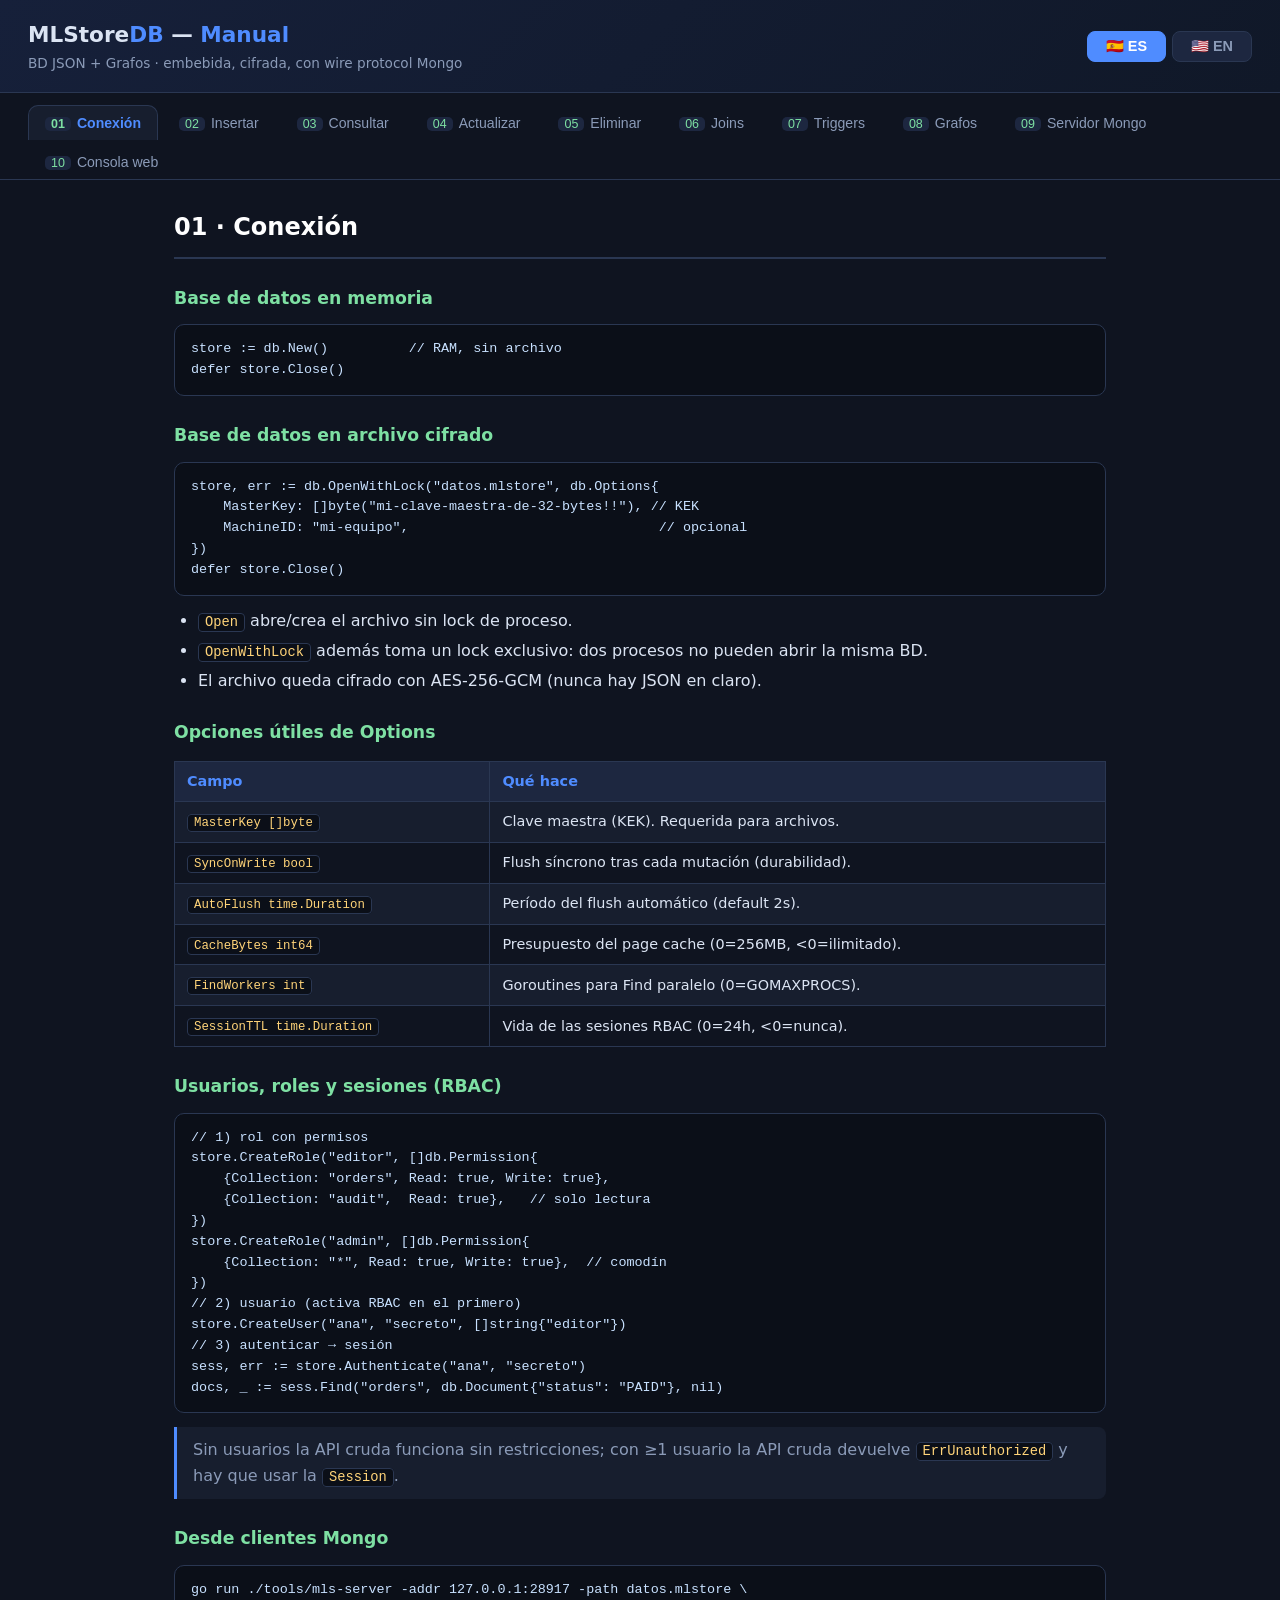
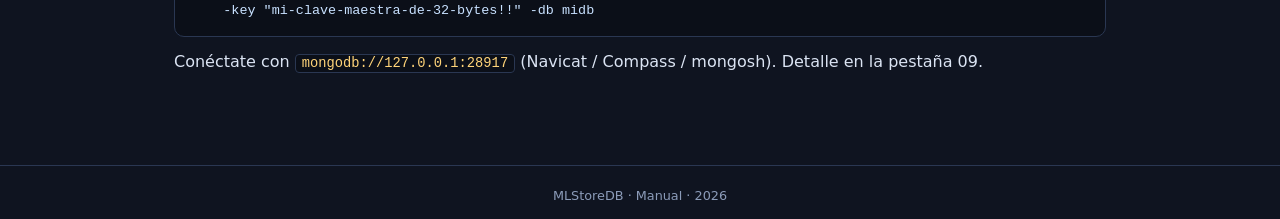
<file: doc/manual/manual.html>
<!DOCTYPE html>
<html lang="es">
<head>
<meta charset="UTF-8">
<meta name="viewport" content="width=device-width, initial-scale=1.0">
<title>MLStoreDB — Manual</title>
<style>
:root {
  --bg: #0f1420;
  --panel: #171e2e;
  --panel2: #1d2740;
  --text: #dbe4f3;
  --muted: #8b9bb8;
  --accent: #4f8cff;
  --accent2: #7ee0a3;
  --border: #2a3752;
  --code-bg: #0b0f18;
}
* { box-sizing: border-box; margin: 0; padding: 0; }
body {
  font-family: "Segoe UI", system-ui, -apple-system, sans-serif;
  background: var(--bg);
  color: var(--text);
  line-height: 1.6;
}
header {
  background: linear-gradient(135deg, #16203a, #101828);
  border-bottom: 1px solid var(--border);
  padding: 18px 28px;
  display: flex;
  align-items: center;
  justify-content: space-between;
  flex-wrap: wrap;
  gap: 12px;
}
header h1 { font-size: 1.35rem; font-weight: 600; }
header h1 span { color: var(--accent); }
header .subtitle { color: var(--muted); font-size: 0.85rem; }
.lang-switch { display: flex; gap: 6px; }
.lang-switch button {
  background: var(--panel2);
  color: var(--muted);
  border: 1px solid var(--border);
  border-radius: 8px;
  padding: 6px 18px;
  font-size: 0.9rem;
  font-weight: 600;
  cursor: pointer;
  transition: all 0.15s;
}
.lang-switch button.active {
  background: var(--accent);
  color: #fff;
  border-color: var(--accent);
}
nav.tabs {
  display: flex;
  flex-wrap: wrap;
  gap: 4px;
  padding: 12px 28px 0 28px;
  background: var(--bg);
  position: sticky;
  top: 0;
  z-index: 10;
  border-bottom: 1px solid var(--border);
}
nav.tabs button {
  background: transparent;
  color: var(--muted);
  border: 1px solid transparent;
  border-bottom: none;
  border-radius: 10px 10px 0 0;
  padding: 9px 16px;
  font-size: 0.88rem;
  cursor: pointer;
  transition: all 0.15s;
  white-space: nowrap;
}
nav.tabs button:hover { color: var(--text); background: var(--panel); }
nav.tabs button.active {
  background: var(--panel);
  color: var(--accent);
  border-color: var(--border);
  font-weight: 600;
}
nav.tabs button .num {
  display: inline-block;
  background: var(--panel2);
  border-radius: 5px;
  padding: 0 6px;
  margin-right: 6px;
  font-size: 0.78rem;
  color: var(--accent2);
}
main { max-width: 980px; margin: 0 auto; padding: 28px 24px 80px 24px; }
.content { display: none; animation: fadeIn 0.2s ease; }
.content.visible { display: block; }
@keyframes fadeIn { from { opacity: 0; transform: translateY(6px); } to { opacity: 1; transform: none; } }
h2 {
  font-size: 1.5rem;
  margin-bottom: 18px;
  padding-bottom: 10px;
  border-bottom: 2px solid var(--border);
  color: #fff;
}
h3 {
  font-size: 1.08rem;
  margin: 26px 0 10px 0;
  color: var(--accent2);
}
p { margin: 10px 0; color: var(--text); }
ul, ol { margin: 10px 0 10px 24px; }
li { margin: 4px 0; }
code {
  background: var(--code-bg);
  border: 1px solid var(--border);
  border-radius: 4px;
  padding: 1px 6px;
  font-family: "Cascadia Code", Consolas, monospace;
  font-size: 0.86em;
  color: #ffd479;
}
pre {
  background: var(--code-bg);
  border: 1px solid var(--border);
  border-radius: 10px;
  padding: 14px 16px;
  overflow-x: auto;
  margin: 12px 0;
}
pre code {
  background: none;
  border: none;
  padding: 0;
  color: #c8e1ff;
  font-size: 0.84rem;
  line-height: 1.55;
}
table { border-collapse: collapse; width: 100%; margin: 14px 0; font-size: 0.9rem; }
th, td { border: 1px solid var(--border); padding: 8px 12px; text-align: left; }
th { background: var(--panel2); color: var(--accent); font-weight: 600; }
tr:nth-child(even) td { background: var(--panel); }
blockquote {
  border-left: 3px solid var(--accent);
  background: var(--panel);
  padding: 10px 16px;
  border-radius: 0 8px 8px 0;
  margin: 14px 0;
  color: var(--muted);
}
.note { color: var(--accent2); font-weight: 600; }
footer {
  text-align: center;
  color: var(--muted);
  font-size: 0.8rem;
  padding: 20px;
  border-top: 1px solid var(--border);
}
@media (max-width: 640px) {
  nav.tabs { padding: 8px 10px 0 10px; }
  main { padding: 18px 12px 60px 12px; }
}
</style>
</head>
<body>

<header>
  <div>
    <h1>MLStore<span>DB</span> — <span id="hdr-title">Manual</span></h1>
    <div class="subtitle" id="hdr-sub">BD JSON + Grafos · embebida, cifrada, con wire protocol Mongo</div>
  </div>
  <div class="lang-switch">
    <button id="btn-es" onclick="setLang('es')">🇪🇸 ES</button>
    <button id="btn-en" onclick="setLang('en')">🇺🇸 EN</button>
  </div>
</header>

<nav class="tabs" id="tabs"></nav>

<main>

<!-- ============ ES 01 ============ -->
<section class="content lang-es" data-topic="01">
<h2>01 · Conexión</h2>
<h3>Base de datos en memoria</h3>
<pre><code>store := db.New()          // RAM, sin archivo
defer store.Close()</code></pre>
<h3>Base de datos en archivo cifrado</h3>
<pre><code>store, err := db.OpenWithLock("datos.mlstore", db.Options{
    MasterKey: []byte("mi-clave-maestra-de-32-bytes!!"), // KEK
    MachineID: "mi-equipo",                               // opcional
})
defer store.Close()</code></pre>
<ul>
<li><code>Open</code> abre/crea el archivo sin lock de proceso.</li>
<li><code>OpenWithLock</code> además toma un lock exclusivo: dos procesos no pueden abrir la misma BD.</li>
<li>El archivo queda cifrado con AES-256-GCM (nunca hay JSON en claro).</li>
</ul>
<h3>Opciones útiles de Options</h3>
<table>
<tr><th>Campo</th><th>Qué hace</th></tr>
<tr><td><code>MasterKey []byte</code></td><td>Clave maestra (KEK). Requerida para archivos.</td></tr>
<tr><td><code>SyncOnWrite bool</code></td><td>Flush síncrono tras cada mutación (durabilidad).</td></tr>
<tr><td><code>AutoFlush time.Duration</code></td><td>Período del flush automático (default 2s).</td></tr>
<tr><td><code>CacheBytes int64</code></td><td>Presupuesto del page cache (0=256MB, &lt;0=ilimitado).</td></tr>
<tr><td><code>FindWorkers int</code></td><td>Goroutines para Find paralelo (0=GOMAXPROCS).</td></tr>
<tr><td><code>SessionTTL time.Duration</code></td><td>Vida de las sesiones RBAC (0=24h, &lt;0=nunca).</td></tr>
</table>
<h3>Usuarios, roles y sesiones (RBAC)</h3>
<pre><code>// 1) rol con permisos
store.CreateRole("editor", []db.Permission{
    {Collection: "orders", Read: true, Write: true},
    {Collection: "audit",  Read: true},   // solo lectura
})
store.CreateRole("admin", []db.Permission{
    {Collection: "*", Read: true, Write: true},  // comodín
})
// 2) usuario (activa RBAC en el primero)
store.CreateUser("ana", "secreto", []string{"editor"})
// 3) autenticar → sesión
sess, err := store.Authenticate("ana", "secreto")
docs, _ := sess.Find("orders", db.Document{"status": "PAID"}, nil)</code></pre>
<blockquote>Sin usuarios la API cruda funciona sin restricciones; con ≥1 usuario la API cruda devuelve <code>ErrUnauthorized</code> y hay que usar la <code>Session</code>.</blockquote>
<h3>Desde clientes Mongo</h3>
<pre><code>go run ./tools/mls-server -addr 127.0.0.1:28917 -path datos.mlstore \
    -key "mi-clave-maestra-de-32-bytes!!" -db midb</code></pre>
<p>Conéctate con <code>mongodb://127.0.0.1:28917</code> (Navicat / Compass / mongosh). Detalle en la pestaña 09.</p>
</section>

<!-- ============ EN 01 ============ -->
<section class="content lang-en" data-topic="01">
<h2>01 · Connection</h2>
<h3>In-memory database</h3>
<pre><code>store := db.New()          // RAM, no file
defer store.Close()</code></pre>
<h3>Encrypted file database</h3>
<pre><code>store, err := db.OpenWithLock("data.mlstore", db.Options{
    MasterKey: []byte("my-32-bytes-long-master-key!!"), // KEK
    MachineID: "my-machine",                            // optional
})
defer store.Close()</code></pre>
<ul>
<li><code>Open</code> opens/creates the file without a process lock.</li>
<li><code>OpenWithLock</code> also takes an exclusive lock: two processes cannot open the same DB.</li>
<li>The file is AES-256-GCM encrypted (no plaintext JSON ever hits disk).</li>
</ul>
<h3>Useful Options fields</h3>
<table>
<tr><th>Field</th><th>What it does</th></tr>
<tr><td><code>MasterKey []byte</code></td><td>Master key (KEK). Required for files.</td></tr>
<tr><td><code>SyncOnWrite bool</code></td><td>Synchronous flush after every mutation (durability).</td></tr>
<tr><td><code>AutoFlush time.Duration</code></td><td>Auto-flush ticker period (default 2s).</td></tr>
<tr><td><code>CacheBytes int64</code></td><td>Page cache budget (0=256MB, &lt;0=unlimited).</td></tr>
<tr><td><code>FindWorkers int</code></td><td>Goroutines for parallel Find (0=GOMAXPROCS).</td></tr>
<tr><td><code>SessionTTL time.Duration</code></td><td>RBAC session lifetime (0=24h, &lt;0=never).</td></tr>
</table>
<h3>Users, roles and sessions (RBAC)</h3>
<pre><code>// 1) role with permissions
store.CreateRole("editor", []db.Permission{
    {Collection: "orders", Read: true, Write: true},
    {Collection: "audit",  Read: true},   // read-only
})
store.CreateRole("admin", []db.Permission{
    {Collection: "*", Read: true, Write: true},  // wildcard
})
// 2) user (RBAC activates with the first one)
store.CreateUser("ana", "secret", []string{"editor"})
// 3) authenticate → session
sess, err := store.Authenticate("ana", "secret")
docs, _ := sess.Find("orders", db.Document{"status": "PAID"}, nil)</code></pre>
<blockquote>With no users the raw API works unrestricted; with ≥1 user the raw API returns <code>ErrUnauthorized</code> and you must use the <code>Session</code>.</blockquote>
<h3>From Mongo clients</h3>
<pre><code>go run ./tools/mls-server -addr 127.0.0.1:28917 -path data.mlstore \
    -key "my-32-bytes-long-master-key!!" -db mydb</code></pre>
<p>Connect with <code>mongodb://127.0.0.1:28917</code> (Navicat / Compass / mongosh). Details in tab 09.</p>
</section>

<!-- ============ ES 02 ============ -->
<section class="content lang-es" data-topic="02">
<h2>02 · Insertar</h2>
<h3>Insert básico</h3>
<pre><code>err := store.Insert("clientes", db.Document{
    "_id":   "c1",
    "nombre": "Ana",
    "ciudad": "Lima",
})</code></pre>
<ul>
<li>La colección se crea sola la primera vez que insertas.</li>
<li><code>_id</code> <span class="note">debe ser string</span>. Si lo omites, se genera un ULID automático.</li>
</ul>
<h3>Documentos anidados y arrays</h3>
<pre><code>store.Insert("orders", db.Document{
    "_id": "o100", "total": 250.0, "buyer_id": "c1",
    "items": []any{
        db.Document{"sku": "A1", "qty": 2, "precio": 100.0},
        db.Document{"sku": "B2", "qty": 1, "precio": 50.0},
    },
    "shipping": db.Document{
        "mode": "air",
        "addr": db.Document{"city": "Lima", "zip": "15001"},
    },
})</code></pre>
<h3>Upsert (crear o reemplazar por _id)</h3>
<pre><code>store.Upsert("clientes", "c1", db.Document{
    "_id": "c1", "nombre": "Ana", "nivel": "gold",
})</code></pre>
<h3>Índice unique + duplicados</h3>
<pre><code>store.EnsureIndex("clientes", []string{"email"}, true) // unique
err := store.Insert("clientes", db.Document{"_id": "c2", "email": "ana@x.com"})
// err == db.ErrDuplicate si ya existe</code></pre>
<h3>Desde mongosh / Navicat</h3>
<pre><code>db.clientes.insertOne({ _id: "c1", nombre: "Ana", ciudad: "Lima" })
db.orders.insertMany([
  { _id: "o1", total: 100, buyer_id: "c1" },
  { _id: "o2", total: 250, buyer_id: "c1" }
])</code></pre>
<blockquote>Por el wire, un <code>_id</code> ObjectId o numérico se normaliza a string (hex del ObjectId).</blockquote>
<h3>Límites</h3>
<ul>
<li>Tamaño máximo por documento: <span class="note">1 MB</span> (<code>db.ErrTooLarge</code>).</li>
<li>Colecciones de sistema (<code>_users</code>, <code>_roles</code>, <code>_triggers</code>) rechazan inserts directos.</li>
</ul>
</section>

<!-- ============ EN 02 ============ -->
<section class="content lang-en" data-topic="02">
<h2>02 · Insert</h2>
<h3>Basic insert</h3>
<pre><code>err := store.Insert("customers", db.Document{
    "_id":    "c1",
    "nombre": "Ana",
    "city":   "Lima",
})</code></pre>
<ul>
<li>The collection is created automatically on first insert.</li>
<li><code>_id</code> <span class="note">must be a string</span>. If omitted, an automatic ULID is generated.</li>
</ul>
<h3>Nested documents and arrays</h3>
<pre><code>store.Insert("orders", db.Document{
    "_id": "o100", "total": 250.0, "buyer_id": "c1",
    "items": []any{
        db.Document{"sku": "A1", "qty": 2, "price": 100.0},
        db.Document{"sku": "B2", "qty": 1, "price": 50.0},
    },
    "shipping": db.Document{
        "mode": "air",
        "addr": db.Document{"city": "Lima", "zip": "15001"},
    },
})</code></pre>
<h3>Upsert (create or replace by _id)</h3>
<pre><code>store.Upsert("customers", "c1", db.Document{
    "_id": "c1", "nombre": "Ana", "level": "gold",
})</code></pre>
<h3>Unique index + duplicates</h3>
<pre><code>store.EnsureIndex("customers", []string{"email"}, true) // unique
err := store.Insert("customers", db.Document{"_id": "c2", "email": "ana@x.com"})
// err == db.ErrDuplicate when it already exists</code></pre>
<h3>From mongosh / Navicat</h3>
<pre><code>db.customers.insertOne({ _id: "c1", nombre: "Ana", city: "Lima" })
db.orders.insertMany([
  { _id: "o1", total: 100, buyer_id: "c1" },
  { _id: "o2", total: 250, buyer_id: "c1" }
])</code></pre>
<blockquote>Through the wire, an ObjectId or numeric <code>_id</code> is normalized to a string (ObjectId hex).</blockquote>
<h3>Limits</h3>
<ul>
<li>Max document size: <span class="note">1 MB</span> (<code>db.ErrTooLarge</code>).</li>
<li>System collections (<code>_users</code>, <code>_roles</code>, <code>_triggers</code>) reject direct inserts.</li>
</ul>
</section>

<!-- ============ ES 03 ============ -->
<section class="content lang-es" data-topic="03">
<h2>03 · Consultar (SELECT)</h2>
<h3>Por _id</h3>
<pre><code>doc, err := store.Get("clientes", "c1")   // ErrNotFound si no existe</code></pre>
<h3>Find con filtro</h3>
<pre><code>docs, err := store.Find("orders",
    db.Document{"status": "PAID"},   // igualdad
    nil,
)</code></pre>
<h3>Operadores de comparación</h3>
<pre><code>db.Document{"total": db.Document{"$gte": 100}}   // &gt;= 100
db.Document{"total": db.Document{"$gt": 100}}    // &gt;  100
db.Document{"total": db.Document{"$lt": 500}}    // &lt;  500
db.Document{"total": db.Document{"$lte": 500}}   // &lt;= 500
db.Document{"total": db.Document{"$ne": 0}}      // != 0 (missing → true)
db.Document{"st": db.Document{"$in": []any{"A", "C"}}}
db.Document{"st": db.Document{"$nin": []any{"X"}}}</code></pre>
<h3>Regex, existencia y lógicos</h3>
<pre><code>db.Document{"tag": db.Document{"$regex": "^a", "$options": "i"}} // i=insensible
db.Document{"campo": db.Document{"$exists": true}}
db.Document{"campo": nil}                    // null o ausente

db.Document{"$and": []any{
    db.Document{"status": "PAID"},
    db.Document{"total": db.Document{"$gte": 100}},
}}
db.Document{"$or":  []any{ ... }}
db.Document{"$nor": []any{ ... }}
db.Document{"$not": db.Document{"status": "PAID"}}</code></pre>
<h3>Campos anidados (paths punteados)</h3>
<pre><code>db.Document{"shipping.mode": "air"}
db.Document{"payload.shipping.mode": db.Document{"$ne": "sea"}}</code></pre>
<h3>Sort, Limit, Skip, Projection</h3>
<pre><code>docs, err := store.Find("orders",
    db.Document{"total": db.Document{"$gte": 100}},
    &amp;db.FindOptions{
        Sort:       map[string]int{"total": -1},  // 1 asc, -1 desc
        Limit:      10,
        Skip:       20,                           // paginación
        Projection: []string{"total", "buyer_id"}, // _id siempre incluido
    },
)</code></pre>
<h3>Count e índices</h3>
<pre><code>n, _ := store.Count("orders", db.Document{"status": "PAID"})

store.EnsureIndex("orders", []string{"status"}, false)         // simple
store.EnsureIndex("orders", []string{"buyer_id", "status"}, false) // compuesto
store.EnsureIndex("orders", []string{"order_id"}, true)        // unique</code></pre>
<p>Los filtros de igualdad/<code>$in</code>/rango usan el índice automáticamente si cubre el campo.</p>
<h3>Desde mongosh / Navicat</h3>
<pre><code>db.orders.find({ total: { $gte: 100 } }).sort({ total: -1 }).limit(10).skip(20)
db.orders.find({ status: "PAID" }, { total: 1, buyer_id: 1 })
db.orders.countDocuments({ status: "PAID" })
db.orders.findOne({ _id: "o100" })</code></pre>
<blockquote>Soportados: <code>$eq $ne $gt $gte $lt $lte $in $nin $regex $options $exists $and $or $not $nor</code>. No soportados: <code>$elemMatch $size $type $mod $all $where $expr</code>.</blockquote>
</section>

<!-- ============ EN 03 ============ -->
<section class="content lang-en" data-topic="03">
<h2>03 · Select</h2>
<h3>By _id</h3>
<pre><code>doc, err := store.Get("customers", "c1")   // ErrNotFound when missing</code></pre>
<h3>Find with a filter</h3>
<pre><code>docs, err := store.Find("orders",
    db.Document{"status": "PAID"},   // equality
    nil,
)</code></pre>
<h3>Comparison operators</h3>
<pre><code>db.Document{"total": db.Document{"$gte": 100}}   // &gt;= 100
db.Document{"total": db.Document{"$gt": 100}}    // &gt;  100
db.Document{"total": db.Document{"$lt": 500}}    // &lt;  500
db.Document{"total": db.Document{"$lte": 500}}   // &lt;= 500
db.Document{"total": db.Document{"$ne": 0}}      // != 0 (missing → true)
db.Document{"st": db.Document{"$in": []any{"A", "C"}}}
db.Document{"st": db.Document{"$nin": []any{"X"}}}</code></pre>
<h3>Regex, existence and logical</h3>
<pre><code>db.Document{"tag": db.Document{"$regex": "^a", "$options": "i"}} // case-insensitive
db.Document{"field": db.Document{"$exists": true}}
db.Document{"field": nil}                    // null or missing

db.Document{"$and": []any{
    db.Document{"status": "PAID"},
    db.Document{"total": db.Document{"$gte": 100}},
}}
db.Document{"$or":  []any{ ... }}
db.Document{"$nor": []any{ ... }}
db.Document{"$not": db.Document{"status": "PAID"}}</code></pre>
<h3>Nested fields (dotted paths)</h3>
<pre><code>db.Document{"shipping.mode": "air"}
db.Document{"payload.shipping.mode": db.Document{"$ne": "sea"}}</code></pre>
<h3>Sort, Limit, Skip, Projection</h3>
<pre><code>docs, err := store.Find("orders",
    db.Document{"total": db.Document{"$gte": 100}},
    &amp;db.FindOptions{
        Sort:       map[string]int{"total": -1},  // 1 asc, -1 desc
        Limit:      10,
        Skip:       20,                           // pagination
        Projection: []string{"total", "buyer_id"}, // _id always included
    },
)</code></pre>
<h3>Count and indexes</h3>
<pre><code>n, _ := store.Count("orders", db.Document{"status": "PAID"})

store.EnsureIndex("orders", []string{"status"}, false)         // simple
store.EnsureIndex("orders", []string{"buyer_id", "status"}, false) // compound
store.EnsureIndex("orders", []string{"order_id"}, true)        // unique</code></pre>
<p>Equality/<code>$in</code>/range filters automatically use an index when one covers the field.</p>
<h3>From mongosh / Navicat</h3>
<pre><code>db.orders.find({ total: { $gte: 100 } }).sort({ total: -1 }).limit(10).skip(20)
db.orders.find({ status: "PAID" }, { total: 1, buyer_id: 1 })
db.orders.countDocuments({ status: "PAID" })
db.orders.findOne({ _id: "o100" })</code></pre>
<blockquote>Supported: <code>$eq $ne $gt $gte $lt $lte $in $nin $regex $options $exists $and $or $not $nor</code>. Not supported: <code>$elemMatch $size $type $mod $all $where $expr</code>.</blockquote>
</section>

<!-- ============ ES 04 ============ -->
<section class="content lang-es" data-topic="04">
<h2>04 · Actualizar (UPDATE)</h2>
<h3>Update con patch (merge shallow)</h3>
<pre><code>err := store.Update("clientes", "c1", db.Document{
    "nivel": "gold",   // se añade/actualiza; el resto queda intacto
})</code></pre>
<p><span class="note">Copy-on-write</span>: si la validación falla (tamaño, índice unique), el documento vivo no queda a medias.</p>
<h3>UpdateFields: patch + borrar campos</h3>
<pre><code>err := store.UpdateFields("clientes", "c1",
    db.Document{"nivel": "gold"}, // set
    []string{"temp", "cache"},    // unset (borrar)
)</code></pre>
<h3>Actualizar campos anidados</h3>
<pre><code>doc, _ := store.Get("orders", "o100")
ship := doc["shipping"].(db.Document)
ship["mode"] = "sea"
store.Update("orders", "o100", db.Document{"shipping": ship})</code></pre>
<h3>Desde mongosh / Navicat (operadores del wire)</h3>
<pre><code>db.clientes.updateOne(
  { _id: "c1" },
  { $set: { nivel: "gold", "perfil.vip": true } }   // paths punteados OK
)
db.clientes.updateOne({ _id: "c1" }, { $unset: { temp: "" } })
db.orders.updateMany({ status: "PAID" }, { $inc: { intentos: 1 } })
db.orders.updateOne({ _id: "o100" }, { $push: { items: { sku: "C3", qty: 1 } } })
db.orders.updateOne({ _id: "o100" }, { $pull: { items: { sku: "B2" } } })

// reemplazo completo (conserva _id)
db.clientes.replaceOne({ _id: "c1" }, { nombre: "Ana", nivel: "gold" })

// upsert: inserta si no hay match
db.counters.updateOne({ coll: "orders" }, { $inc: { n: 1 } }, { upsert: true })

// devuelve el documento modificado
db.orders.findAndModify({
  query: { _id: "o100" },
  update: { $set: { locked: true } },
  new: true
})</code></pre>
<blockquote>Operadores del wire: <code>$set $unset $inc $mul $min $max $rename $push $addToSet $pop $pull $pullAll $currentDate $setOnInsert</code> + reemplazo. Pipelines de update: no soportados.</blockquote>
</section>

<!-- ============ EN 04 ============ -->
<section class="content lang-en" data-topic="04">
<h2>04 · Update</h2>
<h3>Update with a patch (shallow merge)</h3>
<pre><code>err := store.Update("customers", "c1", db.Document{
    "level": "gold",   // added/updated; the rest stays intact
})</code></pre>
<p><span class="note">Copy-on-write</span>: if validation fails (size, unique index), the live document is never left half-patched.</p>
<h3>UpdateFields: patch + remove fields</h3>
<pre><code>err := store.UpdateFields("customers", "c1",
    db.Document{"level": "gold"}, // set
    []string{"temp", "cache"},    // unset (remove)
)</code></pre>
<h3>Updating nested fields</h3>
<pre><code>doc, _ := store.Get("orders", "o100")
ship := doc["shipping"].(db.Document)
ship["mode"] = "sea"
store.Update("orders", "o100", db.Document{"shipping": ship})</code></pre>
<h3>From mongosh / Navicat (wire operators)</h3>
<pre><code>db.customers.updateOne(
  { _id: "c1" },
  { $set: { level: "gold", "profile.vip": true } }   // dotted paths OK
)
db.customers.updateOne({ _id: "c1" }, { $unset: { temp: "" } })
db.orders.updateMany({ status: "PAID" }, { $inc: { attempts: 1 } })
db.orders.updateOne({ _id: "o100" }, { $push: { items: { sku: "C3", qty: 1 } } })
db.orders.updateOne({ _id: "o100" }, { $pull: { items: { sku: "B2" } } })

// full replacement (keeps _id)
db.customers.replaceOne({ _id: "c1" }, { nombre: "Ana", level: "gold" })

// upsert: insert when no match
db.counters.updateOne({ coll: "orders" }, { $inc: { n: 1 } }, { upsert: true })

// returns the modified document
db.orders.findAndModify({
  query: { _id: "o100" },
  update: { $set: { locked: true } },
  new: true
})</code></pre>
<blockquote>Wire operators: <code>$set $unset $inc $mul $min $max $rename $push $addToSet $pop $pull $pullAll $currentDate $setOnInsert</code> + replacement. Update pipelines: not supported.</blockquote>
</section>

<!-- ============ ES 05 ============ -->
<section class="content lang-es" data-topic="05">
<h2>05 · Eliminar (DELETE)</h2>
<h3>Por _id</h3>
<pre><code>err := store.Delete("clientes", "c1")   // ErrNotFound si no existe</code></pre>
<h3>Por filtro (find + delete)</h3>
<pre><code>docs, _ := store.Find("orders", db.Document{"status": "CANCELLED"}, nil)
for _, d := range docs {
    _ = store.Delete("orders", d["_id"].(string))
}</code></pre>
<h3>Eliminar campo (no el documento)</h3>
<pre><code>store.UpdateFields("orders", "o100", nil, []string{"temp"})</code></pre>
<h3>Eliminar colección completa</h3>
<pre><code>store.DropCollection("orders")   // borra docs + índices</code></pre>
<p>Cada documento pasa por el path de delete normal (registros DEL, hooks, caché) y el scan del archivo está protegido para que la colección no resucite al reabrir.</p>
<h3>Desde mongosh / Navicat</h3>
<pre><code>db.clientes.deleteOne({ _id: "c1" })
db.orders.deleteMany({ status: "CANCELLED" })   // todos los matches
db.orders.drop()</code></pre>
<blockquote>Los hooks <code>before_delete</code> / <code>after_delete</code> (y triggers sobre ellos) se disparan en cada borrado, igual que desde Go.</blockquote>
</section>

<!-- ============ EN 05 ============ -->
<section class="content lang-en" data-topic="05">
<h2>05 · Delete</h2>
<h3>By _id</h3>
<pre><code>err := store.Delete("customers", "c1")   // ErrNotFound when missing</code></pre>
<h3>By filter (find + delete)</h3>
<pre><code>docs, _ := store.Find("orders", db.Document{"status": "CANCELLED"}, nil)
for _, d := range docs {
    _ = store.Delete("orders", d["_id"].(string))
}</code></pre>
<h3>Delete a field (not the document)</h3>
<pre><code>store.UpdateFields("orders", "o100", nil, []string{"temp"})</code></pre>
<h3>Drop an entire collection</h3>
<pre><code>store.DropCollection("orders")   // removes docs + indexes</code></pre>
<p>Every document goes through the normal delete path (DEL records, hooks, cache) and the file scan is protected so the collection cannot resurrect on reopen.</p>
<h3>From mongosh / Navicat</h3>
<pre><code>db.customers.deleteOne({ _id: "c1" })
db.orders.deleteMany({ status: "CANCELLED" })   // all matches
db.orders.drop()</code></pre>
<blockquote><code>before_delete</code> / <code>after_delete</code> hooks (and triggers on them) fire on every delete, exactly like from Go.</blockquote>
</section>

<!-- ============ ES 06 ============ -->
<section class="content lang-es" data-topic="06">
<h2>06 · Joins: combinar colecciones y armar JSON anidado</h2>
<p>No hay <code>JOIN</code> de SQL, pero hay <span class="note">cuatro patrones</span> para relacionar colecciones.</p>
<pre><code>// datos de ejemplo
store.Insert("customers", db.Document{"_id": "c1", "nombre": "Ana", "city": "Lima"})
store.Insert("customers", db.Document{"_id": "c2", "nombre": "Bo",  "city": "Bogotá"})
store.Insert("orders", db.Document{"_id": "o1", "total": 100, "buyer_id": "c1"})
store.Insert("orders", db.Document{"_id": "o2", "total": 250, "buyer_id": "c1"})
store.Insert("orders", db.Document{"_id": "o3", "total":  80, "buyer_id": "c2"})</code></pre>
<h3>Patrón A — Embeber un documento (1 a 1)</h3>
<pre><code>order, _ := store.Get("orders", "o1")
cust, _  := store.Get("customers", order["buyer_id"].(string))
order["customer"] = cust   // ← JSON anidado

// order = { _id: "o1", total: 100, buyer_id: "c1",
//           customer: { _id: "c1", "nombre": "Ana", city: "Lima" } }</code></pre>
<h3>Patrón B — Batch con $in (N documentos, 2 queries)</h3>
<p>El patrón clásico para listados: 1 find de orders + 1 find de customers, sin N+1:</p>
<pre><code>orders, _ := store.Find("orders", nil, nil)

idSet := map[string]bool{}          // 1) ids únicos de buyers
var ids []any
for _, o := range orders {
    id := o["buyer_id"].(string)
    if !idSet[id] { idSet[id] = true; ids = append(ids, id) }
}
customers, _ := store.Find("customers",   // 2) todos de golpe
    db.Document{"_id": db.Document{"$in": ids}}, nil)
byID := map[string]db.Document{}
for _, c := range customers { byID[c["_id"].(string)] = c }

for _, o := range orders {             // 3) anidar
    o["customer"] = byID[o["buyer_id"].(string)]
}</code></pre>
<h3>Patrón C — $lookup con aggregate (wire / mongosh / Compass)</h3>
<pre><code>db.orders.aggregate([
  { $match: { total: { $gte: 100 } } },
  { $lookup: {
      from:         "customers",
      localField:   "buyer_id",
      foreignField: "_id",
      as:           "customer"
  }},
  { $unwind: "$customer" },
  { $sort: { total: -1 } }
])</code></pre>
<p>Resultado: un doc por order con el customer anidado:</p>
<pre><code>{ "_id": "o2", "total": 250, "buyer_id": "c1",
  "customer": { "_id": "c1", "nombre": "Ana", "city": "Lima" } }</code></pre>
<h3>Patrón D — Relación como grafo (edges)</h3>
<pre><code>store.AddEdge("compro", "c1", "o1", db.Document{"canal": "web"})
store.AddEdge("compro", "c1", "o2", db.Document{"canal": "app"})

orderIDs, _ := store.Neighbors("compro", "c1", db.Outgoing) // orders de Ana

// las aristas son documentos consultables:
store.Find("edges.compro", db.Document{"canal": "web"}, nil)</code></pre>
<h3>¿Qué patrón usar?</h3>
<table>
<tr><th>Necesitas</th><th>Patrón</th></tr>
<tr><td>Un doc + su padre (detalle)</td><td><b>A</b> (Get + Get)</td></tr>
<tr><td>Listado con padre embebido</td><td><b>B</b> ($in batch)</td></tr>
<tr><td>Consulta desde el cliente GUI</td><td><b>C</b> ($lookup aggregate)</td></tr>
<tr><td>Relación con propiedades / recorridos</td><td><b>D</b> (edges/grafo)</td></tr>
</table>
</section>

<!-- ============ EN 06 ============ -->
<section class="content lang-en" data-topic="06">
<h2>06 · Joins: combining collections into nested JSON</h2>
<p>There is no SQL <code>JOIN</code>, but there are <span class="note">four patterns</span> to relate collections.</p>
<pre><code>// sample data
store.Insert("customers", db.Document{"_id": "c1", "nombre": "Ana", "city": "Lima"})
store.Insert("customers", db.Document{"_id": "c2", "nombre": "Bo",  "city": "Bogotá"})
store.Insert("orders", db.Document{"_id": "o1", "total": 100, "buyer_id": "c1"})
store.Insert("orders", db.Document{"_id": "o2", "total": 250, "buyer_id": "c1"})
store.Insert("orders", db.Document{"_id": "o3", "total":  80, "buyer_id": "c2"})</code></pre>
<h3>Pattern A — Embed one document (1-to-1)</h3>
<pre><code>order, _ := store.Get("orders", "o1")
cust, _  := store.Get("customers", order["buyer_id"].(string))
order["customer"] = cust   // ← nested JSON

// order = { _id: "o1", total: 100, buyer_id: "c1",
//           customer: { _id": "c1", "nombre": "Ana", city: "Lima" } }</code></pre>
<h3>Pattern B — Batch with $in (N documents, 2 queries)</h3>
<p>The classic pattern for listings: 1 find on orders + 1 find on customers, no N+1:</p>
<pre><code>orders, _ := store.Find("orders", nil, nil)

idSet := map[string]bool{}          // 1) unique buyer ids
var ids []any
for _, o := range orders {
    id := o["buyer_id"].(string)
    if !idSet[id] { idSet[id] = true; ids = append(ids, id) }
}
customers, _ := store.Find("customers",   // 2) all at once
    db.Document{"_id": db.Document{"$in": ids}}, nil)
byID := map[string]db.Document{}
for _, c := range customers { byID[c["_id"].(string)] = c }

for _, o := range orders {             // 3) nest
    o["customer"] = byID[o["buyer_id"].(string)]
}</code></pre>
<h3>Pattern C — $lookup with aggregate (wire / mongosh / Compass)</h3>
<pre><code>db.orders.aggregate([
  { $match: { total: { $gte: 100 } } },
  { $lookup: {
      from:         "customers",
      localField:   "buyer_id",
      foreignField: "_id",
      as:           "customer"
  }},
  { $unwind: "$customer" },
  { $sort: { total: -1 } }
])</code></pre>
<p>Result: one doc per order with the customer nested:</p>
<pre><code>{ "_id": "o2", "total": 250, "buyer_id": "c1",
  "customer": { "_id": "c1", "nombre": "Ana", "city": "Lima" } }</code></pre>
<h3>Pattern D — Relationship as a graph (edges)</h3>
<pre><code>store.AddEdge("bought", "c1", "o1", db.Document{"channel": "web"})
store.AddEdge("bought", "c1", "o2", db.Document{"channel": "app"})

orderIDs, _ := store.Neighbors("bought", "c1", db.Outgoing) // Ana's orders

// edges are queryable documents:
store.Find("edges.bought", db.Document{"channel": "web"}, nil)</code></pre>
<h3>Which pattern?</h3>
<table>
<tr><th>You need</th><th>Pattern</th></tr>
<tr><td>One doc + its parent (detail view)</td><td><b>A</b> (Get + Get)</td></tr>
<tr><td>Listing with parent embedded</td><td><b>B</b> ($in batch)</td></tr>
<tr><td>Query from a GUI client</td><td><b>C</b> ($lookup aggregate)</td></tr>
<tr><td>Relationship with properties / traversals</td><td><b>D</b> (edges/graph)</td></tr>
</table>
</section>

<!-- ============ ES 07 ============ -->
<section class="content lang-es" data-topic="07">
<h2>07 · Triggers y Hooks</h2>
<p>Dos mecanismos: <b>hooks Go</b> (código en tu proceso) y <b>triggers JSON</b> (reglas persistidas en la BD).</p>
<p>Eventos: <code>before_insert · after_insert · before_update · after_update · before_delete · after_delete · before_upsert · after_upsert</code></p>
<h3>Veto con before_* (la mutación no ocurre)</h3>
<pre><code>store.On("before_insert", "orders", func(h *db.HookContext) error {
    if total, _ := h.Doc["total"].(float64); total &lt; 0 {
        return errors.New("total no puede ser negativo") // = veto
    }
    return nil
})</code></pre>
<h3>Mutar el documento antes de insertar</h3>
<pre><code>store.On("before_insert", "orders", func(h *db.HookContext) error {
    h.Doc["creado_en"] = time.Now().Format(time.RFC3339)
    return nil
})</code></pre>
<h3>Auditoría después de insertar</h3>
<pre><code>store.On("after_insert", "orders", func(h *db.HookContext) error {
    return h.Insert("audit", db.Document{"ref": h.ID, "ev": h.Event})
})</code></pre>
<h3>Asíncrono (cola FIFO, no bloquea)</h3>
<pre><code>store.OnAsync("after_insert", "orders", func(h *db.HookContext) error {
    return h.Update("counters", "orders", db.Document{"last": h.ID})
})
store.WaitAsyncHooks()   // barrera para tests/ops</code></pre>
<h3>HookContext</h3>
<table>
<tr><th>Campo</th><th>Contenido</th></tr>
<tr><td><code>h.Event</code></td><td>"after_insert", …</td></tr>
<tr><td><code>h.Collection</code></td><td>colección afectada</td></tr>
<tr><td><code>h.ID</code></td><td>_id del documento</td></tr>
<tr><td><code>h.Doc</code></td><td>doc nuevo / patch (preview merged en before_update)</td></tr>
<tr><td><code>h.Old</code></td><td>doc previo (update/delete); nil en insert</td></tr>
</table>
<p>Métodos: <code>h.Get / h.Find / h.Count / h.Insert / h.Upsert / h.Update / h.Delete</code> — las mutaciones anidadas <b>deben</b> ir por <code>h.*</code> (frame de profundidad/ciclos).</p>
<h3>Triggers JSON — CreateTrigger</h3>
<pre><code>store.CreateTrigger(db.Trigger{
    ID:         "audit_paid",
    Event:      "after_insert",
    Collection: "orders",
    Filter:     map[string]any{"status": "PAID"},  // solo si matchea
    Actions: []db.TriggerAction{
        {Type: "insert", Collection: "audit",
         Doc: map[string]any{
             "ref":  map[string]any{"$get": "_id"},   // template
             "note": "orden pagada",
         }},
    },
})</code></pre>
<table>
<tr><th>Type</th><th>Qué hace</th><th>Campos</th></tr>
<tr><td><code>set</code></td><td>merge de campos en el doc</td><td>Fields</td></tr>
<tr><td><code>unset</code></td><td>borra campos (solo before_*)</td><td>Names</td></tr>
<tr><td><code>insert</code></td><td>inserta doc en otra colección</td><td>Collection, Doc</td></tr>
<tr><td><code>update</code></td><td>patchea un doc existente</td><td>Collection, ID, Set</td></tr>
<tr><td><code>upsert</code></td><td>crea o reemplaza</td><td>Collection, ID, Set</td></tr>
<tr><td><code>delete</code></td><td>borra un doc</td><td>Collection, ID</td></tr>
</table>
<h3>Templates y más ejemplos</h3>
<pre><code>// {"$get": "_id"}       → del doc del evento
// {"$get": "old.total"} → del doc previo

// marcar antes de guardar
store.CreateTrigger(db.Trigger{
    Event: "before_insert", Collection: "orders",
    Actions: []db.TriggerAction{
        {Type: "set", Fields: map[string]any{"stamped": true}},
    },
})
// contador con upsert
store.CreateTrigger(db.Trigger{
    ID: "cnt_orders", Event: "after_insert", Collection: "orders",
    Actions: []db.TriggerAction{
        {Type: "upsert", Collection: "counters", ID: "orders",
         Set: map[string]any{"last": map[string]any{"$get": "_id"}}},
    },
})

store.ListTriggers()
store.DeleteTrigger("cnt_orders")</code></pre>
<blockquote>Protecciones: profundidad máx 8 (<code>ErrHookDepth</code>), ciclos (<code>ErrHookCycle</code>), cola async acotada (1024). Los triggers se re-registran solos al reabrir la BD.</blockquote>
</section>

<!-- ============ EN 07 ============ -->
<section class="content lang-en" data-topic="07">
<h2>07 · Triggers and Hooks</h2>
<p>Two mechanisms: <b>Go hooks</b> (code in your process) and <b>JSON triggers</b> (rules persisted in the DB).</p>
<p>Events: <code>before_insert · after_insert · before_update · after_update · before_delete · after_delete · before_upsert · after_upsert</code></p>
<h3>Veto with before_* (the mutation never happens)</h3>
<pre><code>store.On("before_insert", "orders", func(h *db.HookContext) error {
    if total, _ := h.Doc["total"].(float64); total &lt; 0 {
        return errors.New("total cannot be negative") // = veto
    }
    return nil
})</code></pre>
<h3>Mutate the document before insert</h3>
<pre><code>store.On("before_insert", "orders", func(h *db.HookContext) error {
    h.Doc["created_at"] = time.Now().Format(time.RFC3339)
    return nil
})</code></pre>
<h3>Audit after insert</h3>
<pre><code>store.On("after_insert", "orders", func(h *db.HookContext) error {
    return h.Insert("audit", db.Document{"ref": h.ID, "ev": h.Event})
})</code></pre>
<h3>Asynchronous (FIFO queue, non-blocking)</h3>
<pre><code>store.OnAsync("after_insert", "orders", func(h *db.HookContext) error {
    return h.Update("counters", "orders", db.Document{"last": h.ID})
})
store.WaitAsyncHooks()   // barrier for tests/ops</code></pre>
<h3>HookContext</h3>
<table>
<tr><th>Field</th><th>Contents</th></tr>
<tr><td><code>h.Event</code></td><td>"after_insert", …</td></tr>
<tr><td><code>h.Collection</code></td><td>affected collection</td></tr>
<tr><td><code>h.ID</code></td><td>document _id</td></tr>
<tr><td><code>h.Doc</code></td><td>new doc / patch (merged preview on before_update)</td></tr>
<tr><td><code>h.Old</code></td><td>previous doc (update/delete); nil on insert</td></tr>
</table>
<p>Methods: <code>h.Get / h.Find / h.Count / h.Insert / h.Upsert / h.Update / h.Delete</code> — nested mutations <b>must</b> go through <code>h.*</code> (depth/cycle frame).</p>
<h3>JSON triggers — CreateTrigger</h3>
<pre><code>store.CreateTrigger(db.Trigger{
    ID:         "audit_paid",
    Event:      "after_insert",
    Collection: "orders",
    Filter:     map[string]any{"status": "PAID"},  // only when it matches
    Actions: []db.TriggerAction{
        {Type: "insert", Collection: "audit",
         Doc: map[string]any{
             "ref":  map[string]any{"$get": "_id"},   // template
             "note": "paid order",
         }},
    },
})</code></pre>
<table>
<tr><th>Type</th><th>What it does</th><th>Fields</th></tr>
<tr><td><code>set</code></td><td>merge fields into the doc</td><td>Fields</td></tr>
<tr><td><code>unset</code></td><td>remove fields (before_* only)</td><td>Names</td></tr>
<tr><td><code>insert</code></td><td>insert a doc into another collection</td><td>Collection, Doc</td></tr>
<tr><td><code>update</code></td><td>patch an existing doc</td><td>Collection, ID, Set</td></tr>
<tr><td><code>upsert</code></td><td>create or replace</td><td>Collection, ID, Set</td></tr>
<tr><td><code>delete</code></td><td>delete a doc</td><td>Collection, ID</td></tr>
</table>
<h3>Templates and more examples</h3>
<pre><code>// {"$get": "_id"}       → from the event doc
// {"$get": "old.total"} → from the previous doc

// stamp before saving
store.CreateTrigger(db.Trigger{
    Event: "before_insert", Collection: "orders",
    Actions: []db.TriggerAction{
        {Type: "set", Fields: map[string]any{"stamped": true}},
    },
})
// counter with upsert
store.CreateTrigger(db.Trigger{
    ID: "cnt_orders", Event: "after_insert", Collection: "orders",
    Actions: []db.TriggerAction{
        {Type: "upsert", Collection: "counters", ID: "orders",
         Set: map[string]any{"last": map[string]any{"$get": "_id"}}},
    },
})

store.ListTriggers()
store.DeleteTrigger("cnt_orders")</code></pre>
<blockquote>Protections: max depth 8 (<code>ErrHookDepth</code>), cycles (<code>ErrHookCycle</code>), bounded async queue (1024). Triggers re-register themselves when the DB reopens.</blockquote>
</section>

<!-- ============ ES 08 ============ -->
<section class="content lang-es" data-topic="08">
<h2>08 · Grafos</h2>
<h3>Crear y borrar aristas</h3>
<pre><code>// AddEdge(tipo, desde, hasta, props) → _id de la arista (ULID)
id, _ := store.AddEdge("knows", "ana", "bob", db.Document{"desde": 2024})
store.AddEdge("knows", "bob", "carla", nil)
store.AddEdge("knows", "ana", "carla", db.Document{"desde": 2020})

store.RemoveEdge("knows", id)   // por _id de arista</code></pre>
<p>Cada arista es un documento en la colección <code>edges.&lt;tipo&gt;</code>, consultable con Find normal:</p>
<pre><code>store.Find("edges.knows", db.Document{"desde": db.Document{"$gte": 2020}}, nil)</code></pre>
<h3>Vecinos</h3>
<pre><code>amigos, _ := store.Neighbors("knows", "ana", db.Outgoing) // ["bob", "carla"]
_, _     = store.Neighbors("knows", "bob",  db.Incoming)  // ["ana"]
todos, _ := store.Neighbors("knows", "ana", db.Both)      // unión dedupe</code></pre>
<h3>Recorrido BFS — Traverse</h3>
<pre><code>nodes, _ := store.Traverse(db.TraverseOptions{
    EdgeType:  "knows",
    Start:     "ana",
    Direction: db.Outgoing,  // default
    MaxDepth:  2,            // default 5, máx 32
    MinDepth:  1,            // excluir el inicio (depth 0)
    Limit:     100,          // default 10000, máx 100000
})
for _, n := range nodes {
    fmt.Println(n.Vertex, "a", n.Depth, "saltos")
}</code></pre>
<h3>Ruta más corta — ShortestPath</h3>
<pre><code>path, _ := store.ShortestPath("knows", "ana", "carla", 4)
// ["ana", "carla"]  (arista directa)

path, _ = store.ShortestPath("knows", "carla", "bob", 4)
// ["carla", "ana", "bob"]  (2 saltos) · nil si no hay ruta</code></pre>
<h3>Grafo + RBAC</h3>
<pre><code>sess, _ := store.Authenticate("ana", "secreto")
sess.AddEdge("knows", "ana", "dave", nil)
sess.Neighbors("knows", "ana", db.Outgoing)
sess.Traverse(db.TraverseOptions{EdgeType: "knows", Start: "ana"})
sess.ShortestPath("knows", "ana", "dave", 3)</code></pre>
<h3>Ejemplo: red de recomendación</h3>
<pre><code>// amigos de amigos (depth exactamente 2)
nodes, _ := store.Traverse(db.TraverseOptions{
    EdgeType: "knows", Start: "ana", MinDepth: 2, MaxDepth: 2,
})
for _, n := range nodes {
    if path, _ := store.ShortestPath("knows", "ana", n.Vertex, 3); path != nil {
        fmt.Printf("sugerencia %s ← %v\n", n.Vertex, path)
    }
}</code></pre>
<blockquote>Múltiples aristas entre el mismo par se deduplican; la caché CSR se invalida sola ante cualquier mutación de <code>edges.*</code>; tipos distintos son grafos independientes.</blockquote>
</section>

<!-- ============ EN 08 ============ -->
<section class="content lang-en" data-topic="08">
<h2>08 · Graphs</h2>
<h3>Creating and removing edges</h3>
<pre><code>// AddEdge(type, from, to, props) → edge _id (ULID)
id, _ := store.AddEdge("knows", "ana", "bob", db.Document{"since": 2024})
store.AddEdge("knows", "bob", "carla", nil)
store.AddEdge("knows", "ana", "carla", db.Document{"since": 2020})

store.RemoveEdge("knows", id)   // by edge _id</code></pre>
<p>Each edge is a document in the <code>edges.&lt;type&gt;</code> collection, queryable with plain Find:</p>
<pre><code>store.Find("edges.knows", db.Document{"since": db.Document{"$gte": 2020}}, nil)</code></pre>
<h3>Neighbors</h3>
<pre><code>friends, _ := store.Neighbors("knows", "ana", db.Outgoing) // ["bob", "carla"]
_, _      = store.Neighbors("knows", "bob",  db.Incoming)  // ["ana"]
all, _    := store.Neighbors("knows", "ana", db.Both)      // deduped union</code></pre>
<h3>BFS traversal — Traverse</h3>
<pre><code>nodes, _ := store.Traverse(db.TraverseOptions{
    EdgeType:  "knows",
    Start:     "ana",
    Direction: db.Outgoing,  // default
    MaxDepth:  2,            // default 5, max 32
    MinDepth:  1,            // exclude start (depth 0)
    Limit:     100,          // default 10000, max 100000
})
for _, n := range nodes {
    fmt.Println(n.Vertex, "at", n.Depth, "hops")
}</code></pre>
<h3>Shortest path — ShortestPath</h3>
<pre><code>path, _ := store.ShortestPath("knows", "ana", "carla", 4)
// ["ana", "carla"]  (direct edge)

path, _ = store.ShortestPath("knows", "carla", "bob", 4)
// ["carla", "ana", "bob"]  (2 hops) · nil when no path</code></pre>
<h3>Graph + RBAC</h3>
<pre><code>sess, _ := store.Authenticate("ana", "secret")
sess.AddEdge("knows", "ana", "dave", nil)
sess.Neighbors("knows", "ana", db.Outgoing)
sess.Traverse(db.TraverseOptions{EdgeType: "knows", Start: "ana"})
sess.ShortestPath("knows", "ana", "dave", 3)</code></pre>
<h3>Example: recommendation network</h3>
<pre><code>// friends of friends (exactly depth 2)
nodes, _ := store.Traverse(db.TraverseOptions{
    EdgeType: "knows", Start: "ana", MinDepth: 2, MaxDepth: 2,
})
for _, n := range nodes {
    if path, _ := store.ShortestPath("knows", "ana", n.Vertex, 3); path != nil {
        fmt.Printf("suggestion %s ← %v\n", n.Vertex, path)
    }
}</code></pre>
<blockquote>Multiple edges between the same pair are deduplicated; the CSR cache self-invalidates on any <code>edges.*</code> mutation; different types are independent graphs.</blockquote>
</section>

<!-- ============ ES 09 ============ -->
<section class="content lang-es" data-topic="09">
<h2>09 · Servidor Mongo-compatible</h2>
<p><code>mls-server</code> expone la BD por TCP hablando el <b>wire protocol de MongoDB</b> (subset OP_MSG + legado), para Navicat, Compass o mongosh sin escribir código.</p>
<h3>Arrancar</h3>
<pre><code># in-memory
go run ./tools/mls-server -addr 127.0.0.1:28917 -db demo

# archivo cifrado
go run ./tools/mls-server -addr 127.0.0.1:28917 \
    -path datos.mlstore -key "mi-clave-maestra-de-32-bytes!!" -db midb

# con SCRAM-SHA-256 (opcional)
go run ./tools/mls-server -addr 127.0.0.1:28917 -path datos.mlstore \
    -key "mi-clave" -db midb -user admin -pass secreto</code></pre>
<table>
<tr><th>Flag</th><th>Default</th><th>Descripción</th></tr>
<tr><td><code>-addr</code></td><td>127.0.0.1:28917</td><td>Dirección de escucha</td></tr>
<tr><td><code>-path</code></td><td>(memoria)</td><td>Archivo .mlstore</td></tr>
<tr><td><code>-db</code></td><td>nombre del archivo</td><td>Nombre de la BD que ven los clientes</td></tr>
<tr><td><code>-key</code></td><td>—</td><td>Master key (requerida para archivos cifrados)</td></tr>
<tr><td><code>-user / -pass</code></td><td>—</td><td>Habilita SCRAM-SHA-256 en el wire</td></tr>
</table>
<h3>Conectar</h3>
<p>Puerto propio de MLStoreDB: <span class="note">28917</span> (no colisiona con un MongoDB real en 27017).</p>
<table>
<tr><th>Cliente</th><th>Cadena</th></tr>
<tr><td>mongosh</td><td><code>mongosh mongodb://127.0.0.1:28917</code></td></tr>
<tr><td>Compass</td><td><code>mongodb://127.0.0.1:28917</code></td></tr>
<tr><td>Navicat</td><td>Host 127.0.0.1 · port 28917 · sin auth</td></tr>
<tr><td>Con auth</td><td><code>mongodb://admin:secreto@127.0.0.1:28917</code></td></tr>
</table>
<h3>Comandos soportados</h3>
<table>
<tr><th>Grupo</th><th>Comandos</th></tr>
<tr><td>Handshake</td><td>hello, isMaster, ping, buildInfo, getLog, connectionStatus, whatsmyuri, serverStatus</td></tr>
<tr><td>Sesiones</td><td>startSession, endSessions, logout</td></tr>
<tr><td>CRUD</td><td>insert, find, getMore, killCursors, count, countDocuments, estimatedDocumentCount, distinct, update, delete, findAndModify</td></tr>
<tr><td>Aggregate</td><td>$match $sort $skip $limit $count $group $unwind $project $lookup</td></tr>
<tr><td>Admin</td><td>listDatabases, listCollections, create, drop, createIndexes, listIndexes, dropIndexes, dbStats, collStats</td></tr>
<tr><td>Auth</td><td>saslStart / saslContinue (SCRAM-SHA-256)</td></tr>
</table>
<h3>Particularidades del subset</h3>
<ul>
<li><code>_id</code>: ObjectId y números se normalizan a string (hex del ObjectId).</li>
<li>Números: BSON int32/int64/double — el motor es numérico tipo JSON (5 y 5.0 son iguales al filtrar).</li>
<li>Sort multi-clave: se aplica en orden alfabético de campos.</li>
<li>Proyecciones punteadas y <code>$elemMatch/$size/$type/$mod/$all/$expr</code> no soportados.</li>
<li>Cursores con TTL de 10 min de inactividad; batch default 101 docs.</li>
<li><code>maxBsonObjectSize</code> = 1 MB (límite real del motor).</li>
</ul>
<h3>Sesión completa (mongosh)</h3>
<pre><code>// mongosh mongodb://127.0.0.1:28917
use midb
db.createCollection("clientes")
db.clientes.insertOne({ _id: "c1", nombre: "Ana", email: "ana@x.com" })
db.clientes.createIndex({ email: 1 }, { unique: true })
db.clientes.find({ nombre: /^A/ })
db.clientes.aggregate([{ $group: { _id: "$city", n: { $sum: 1 } } }])
db.clientes.updateOne({ _id: "c1" }, { $set: { nivel: "gold" } })
db.clientes.deleteOne({ _id: "c1" })
db.clientes.drop()</code></pre>
</section>

<!-- ============ EN 09 ============ -->
<section class="content lang-en" data-topic="09">
<h2>09 · Mongo-compatible server</h2>
<p><code>mls-server</code> exposes the DB over TCP speaking the <b>MongoDB wire protocol</b> (OP_MSG + legacy subset), for Navicat, Compass or mongosh without writing code.</p>
<h3>Starting it</h3>
<pre><code># in-memory
go run ./tools/mls-server -addr 127.0.0.1:28917 -db demo

# encrypted file
go run ./tools/mls-server -addr 127.0.0.1:28917 \
    -path data.mlstore -key "my-32-bytes-long-master-key!!" -db mydb

# with SCRAM-SHA-256 (optional)
go run ./tools/mls-server -addr 127.0.0.1:28917 -path data.mlstore \
    -key "my-key" -db mydb -user admin -pass secret</code></pre>
<table>
<tr><th>Flag</th><th>Default</th><th>Description</th></tr>
<tr><td><code>-addr</code></td><td>127.0.0.1:28917</td><td>Listen address</td></tr>
<tr><td><code>-path</code></td><td>(memory)</td><td>.mlstore file</td></tr>
<tr><td><code>-db</code></td><td>file name</td><td>Database name clients see</td></tr>
<tr><td><code>-key</code></td><td>—</td><td>Master key (required for encrypted files)</td></tr>
<tr><td><code>-user / -pass</code></td><td>—</td><td>Enables SCRAM-SHA-256 on the wire</td></tr>
</table>
<h3>Connecting</h3>
<p>MLStoreDB's own port: <span class="note">28917</span> (no clash with a real MongoDB on 27017).</p>
<table>
<tr><th>Client</th><th>String</th></tr>
<tr><td>mongosh</td><td><code>mongosh mongodb://127.0.0.1:28917</code></td></tr>
<tr><td>Compass</td><td><code>mongodb://127.0.0.1:28917</code></td></tr>
<tr><td>Navicat</td><td>Host 127.0.0.1 · port 28917 · no auth</td></tr>
<tr><td>With auth</td><td><code>mongodb://admin:secret@127.0.0.1:28917</code></td></tr>
</table>
<h3>Supported commands</h3>
<table>
<tr><th>Group</th><th>Commands</th></tr>
<tr><td>Handshake</td><td>hello, isMaster, ping, buildInfo, getLog, connectionStatus, whatsmyuri, serverStatus</td></tr>
<tr><td>Sessions</td><td>startSession, endSessions, logout</td></tr>
<tr><td>CRUD</td><td>insert, find, getMore, killCursors, count, countDocuments, estimatedDocumentCount, distinct, update, delete, findAndModify</td></tr>
<tr><td>Aggregate</td><td>$match $sort $skip $limit $count $group $unwind $project $lookup</td></tr>
<tr><td>Admin</td><td>listDatabases, listCollections, create, drop, createIndexes, listIndexes, dropIndexes, dbStats, collStats</td></tr>
<tr><td>Auth</td><td>saslStart / saslContinue (SCRAM-SHA-256)</td></tr>
</table>
<h3>Subset specifics</h3>
<ul>
<li><code>_id</code>: ObjectIds and numbers are normalized to strings (ObjectId hex).</li>
<li>Numbers: BSON int32/int64/double — the engine is JSON-numeric (5 and 5.0 compare equal).</li>
<li>Multi-key sort: applied in alphabetical field order.</li>
<li>Dotted projections and <code>$elemMatch/$size/$type/$mod/$all/$expr</code> not supported.</li>
<li>Cursors with a 10-minute idle TTL; default batch 101 docs.</li>
<li><code>maxBsonObjectSize</code> = 1 MB (the engine's real limit).</li>
</ul>
<h3>Full session (mongosh)</h3>
<pre><code>// mongosh mongodb://127.0.0.1:28917
use mydb
db.createCollection("customers")
db.customers.insertOne({ _id: "c1", nombre: "Ana", email: "ana@x.com" })
db.customers.createIndex({ email: 1 }, { unique: true })
db.customers.find({ nombre: /^A/ })
db.customers.aggregate([{ $group: { _id: "$city", n: { $sum: 1 } } }])
db.customers.updateOne({ _id: "c1" }, { $set: { level: "gold" } })
db.customers.deleteOne({ _id: "c1" })
db.customers.drop()</code></pre>
</section>

<!-- ============ ES 10 ============ -->
<section class="content lang-es" data-topic="10">
<h2>10 · Consola web de administración</h2>
<p><code>mls-server</code> sirve una consola web completa (phpMyAdmin +
Neo4j Browser) desde el binario — sin node, sin CDN.</p>
<h3>Arrancar</h3>
<pre><code>go run ./tools/mls-server -addr 127.0.0.1:28917 -web 127.0.0.1:28918 \
    -path datos.mlstore -key "clave-32-bytes!!" -db midb</code></pre>
<p>Windows: <code>iniciar-servidor.bat</code>. Abre <b>http://127.0.0.1:28918</b>.</p>
<h3>Primer uso</h3>
<p>Sin usuarios → pide crear el administrador (user ≥ 3, pass ≥ 6). Luego login normal;
los permisos RBAC del motor se aplican por pantalla.</p>
<h3>Secciones</h3>
<table>
<tr><th>Sección</th><th>Funciones</th></tr>
<tr><td>Panel</td><td>colecciones, docs, tamaño archivo, caché RAM</td></tr>
<tr><td>Documentos</td><td>crear/editar JSON, paginación + filtro + sort, eliminar</td></tr>
<tr><td>Índices / Import&amp;Export / Triggers</td><td>gestión completa + CSV/JSON/NDJSON con preview</td></tr>
<tr><td>Grafos</td><td>canvas con esferas por colección; Shift+arrastra para conectar; BFS y rutas</td></tr>
<tr><td>Usuarios y roles</td><td>alta/baja, matriz de permisos (requiere admin wildcard *)</td></tr>
</table>
<h3>Canvas de grafos</h3>
<ul>
<li>Busca un <code>_id</code>, <b>doble clic</b> expande vecinos.</li>
<li><b>Shift + arrastrar</b> entre nodos → crea arista (tipo + props).</li>
<li><b>Recorrer (BFS)</b> con profundidad y <b>ruta más corta</b> resaltados.</li>
<li>Agrupar por colección, pan, zoom, panel lateral con JSON del nodo.</li>
</ul>
</section>

<!-- ============ EN 10 ============ -->
<section class="content lang-en" data-topic="10">
<h2>10 · Admin web console</h2>
<p><code>mls-server</code> serves a full web console (phpMyAdmin + Neo4j
Browser) from the binary — no node, no CDN.</p>
<h3>Starting</h3>
<pre><code>go run ./tools/mls-server -addr 127.0.0.1:28917 -web 127.0.0.1:28918 \
    -path data.mlstore -key "my-32-bytes-key!!" -db mydb</code></pre>
<p>Windows: <code>iniciar-servidor.bat</code>. Open <b>http://127.0.0.1:28918</b>.</p>
<h3>First use</h3>
<p>No users → prompts to create the administrator (user ≥ 3, pass ≥ 6). Then normal
login; engine RBAC permissions apply per screen.</p>
<h3>Sections</h3>
<table>
<tr><th>Section</th><th>Features</th></tr>
<tr><td>Dashboard</td><td>collections, docs, file size, RAM cache</td></tr>
<tr><td>Documents</td><td>create/edit JSON, pagination + filter + sort, delete</td></tr>
<tr><td>Indexes / Import&amp;Export / Triggers</td><td>full management + CSV/JSON/NDJSON with preview</td></tr>
<tr><td>Graphs</td><td>canvas with spheres per collection; Shift+drag to connect; BFS and paths</td></tr>
<tr><td>Users &amp; roles</td><td>create/delete, permission matrix (requires admin wildcard *)</td></tr>
</table>
<h3>Graph canvas</h3>
<ul>
<li>Search an <code>_id</code>, <b>double-click</b> expands neighbors.</li>
<li><b>Shift + drag</b> between nodes → creates an edge (type + props).</li>
<li><b>Traverse (BFS)</b> with depth and <b>shortest path</b> highlighted.</li>
<li>Group by collection, pan, zoom, side panel with node JSON.</li>
</ul>
</section>

</main>

<footer>MLStoreDB · Manual · <span id="footer-year"></span></footer>

<script>
const TOPICS = [
  { id: "01", es: "Conexión",     en: "Connection" },
  { id: "02", es: "Insertar",     en: "Insert" },
  { id: "03", es: "Consultar",    en: "Select" },
  { id: "04", es: "Actualizar",   en: "Update" },
  { id: "05", es: "Eliminar",     en: "Delete" },
  { id: "06", es: "Joins",        en: "Joins" },
  { id: "07", es: "Triggers",     en: "Triggers" },
  { id: "08", es: "Grafos",       en: "Graphs" },
  { id: "09", es: "Servidor Mongo", en: "Mongo server" },
  { id: "10", es: "Consola web", en: "Admin console" },
];

let lang = "es";
let topic = "01";

const tabsEl = document.getElementById("tabs");

function renderTabs() {
  tabsEl.innerHTML = "";
  for (const t of TOPICS) {
    const btn = document.createElement("button");
    btn.dataset.topic = t.id;
    const label = lang === "es" ? t.es : t.en;
    btn.innerHTML = '<span class="num">' + t.id + "</span>" + label;
    btn.className = t.id === topic ? "active" : "";
    btn.onclick = () => setTopic(t.id);
    tabsEl.appendChild(btn);
  }
}

function render() {
  document.querySelectorAll(".content").forEach((el) => {
    el.classList.toggle(
      "visible",
      el.dataset.topic === topic && el.classList.contains("lang-" + lang)
    );
  });
  document.getElementById("btn-es").className = lang === "es" ? "active" : "";
  document.getElementById("btn-en").className = lang === "en" ? "active" : "";
  document.documentElement.lang = lang;
  document.getElementById("hdr-title").textContent =
    lang === "es" ? "Manual" : "Manual";
  renderTabs();
}

function setLang(l) {
  lang = l;
  render();
}

function setTopic(t) {
  topic = t;
  render();
  window.scrollTo({ top: 0, behavior: "smooth" });
}

document.getElementById("footer-year").textContent = new Date().getFullYear();
render();
</script>
</body>
</html>
</file>
